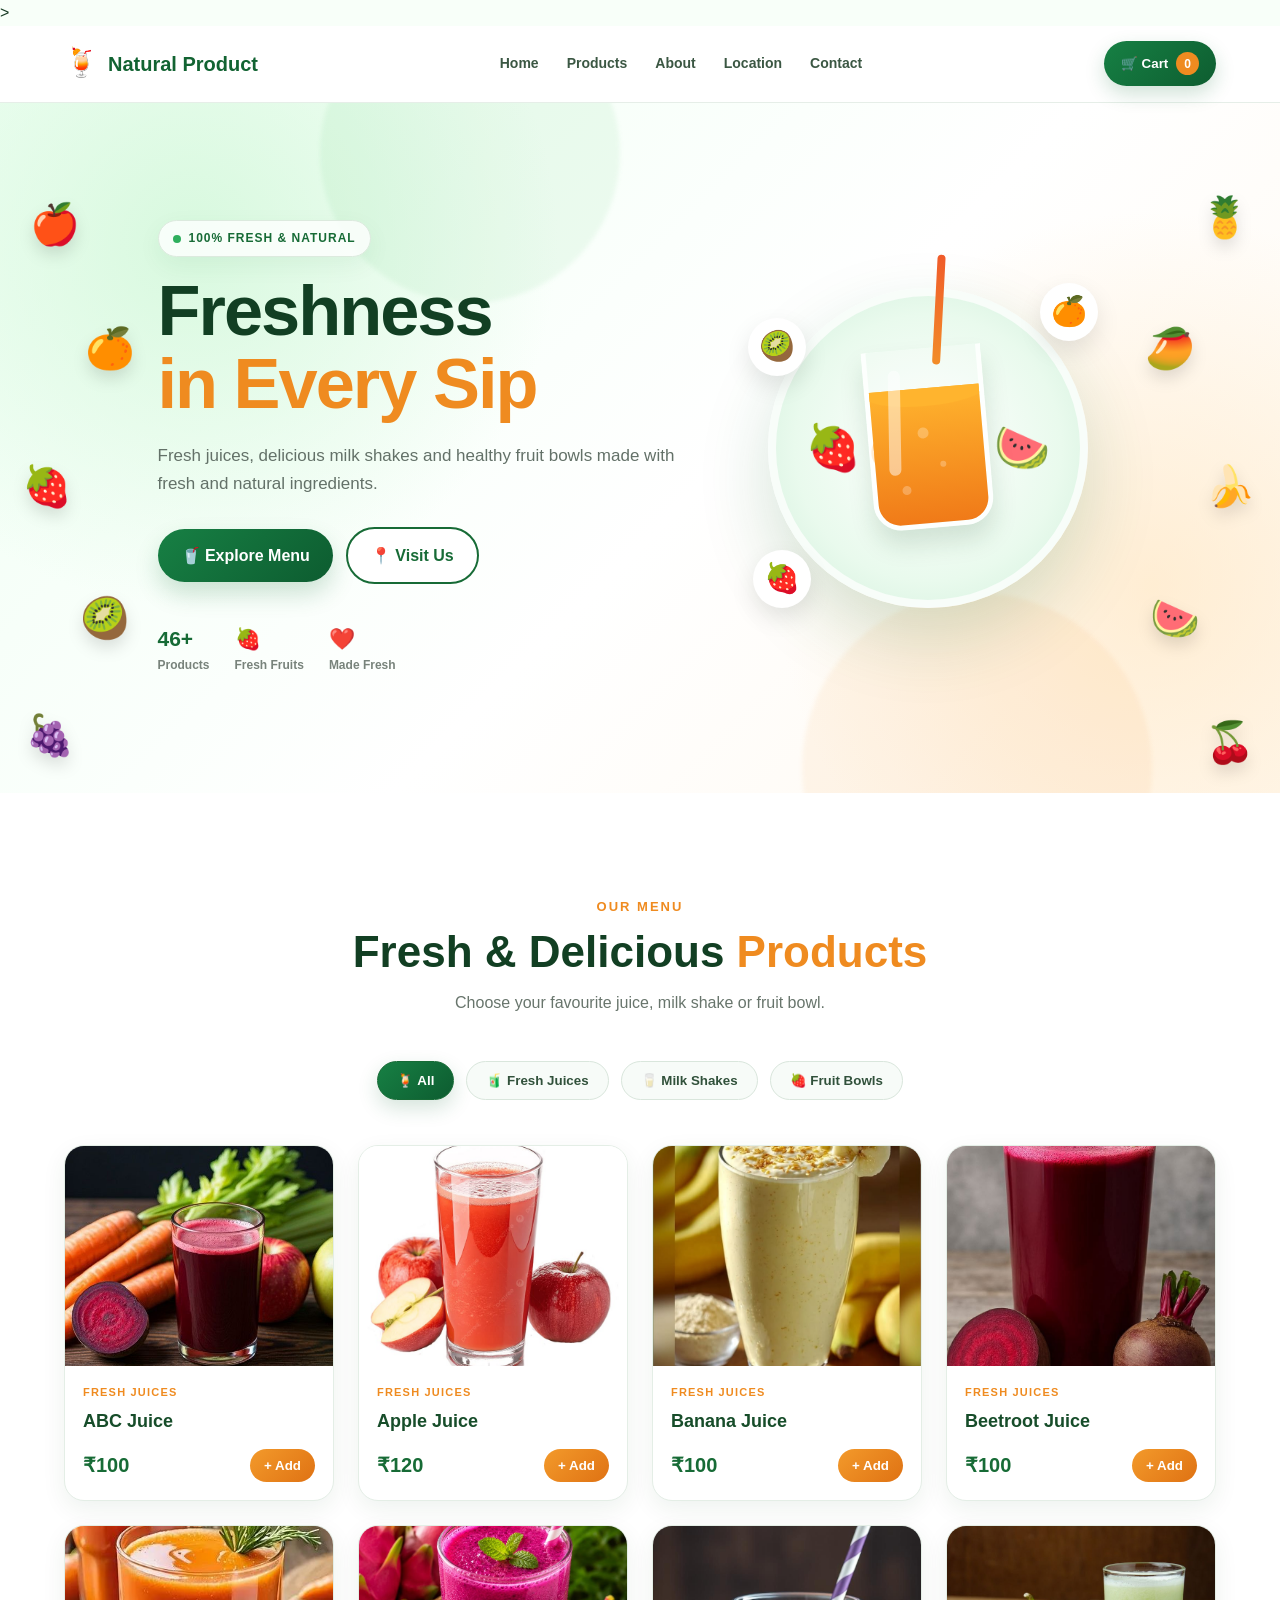
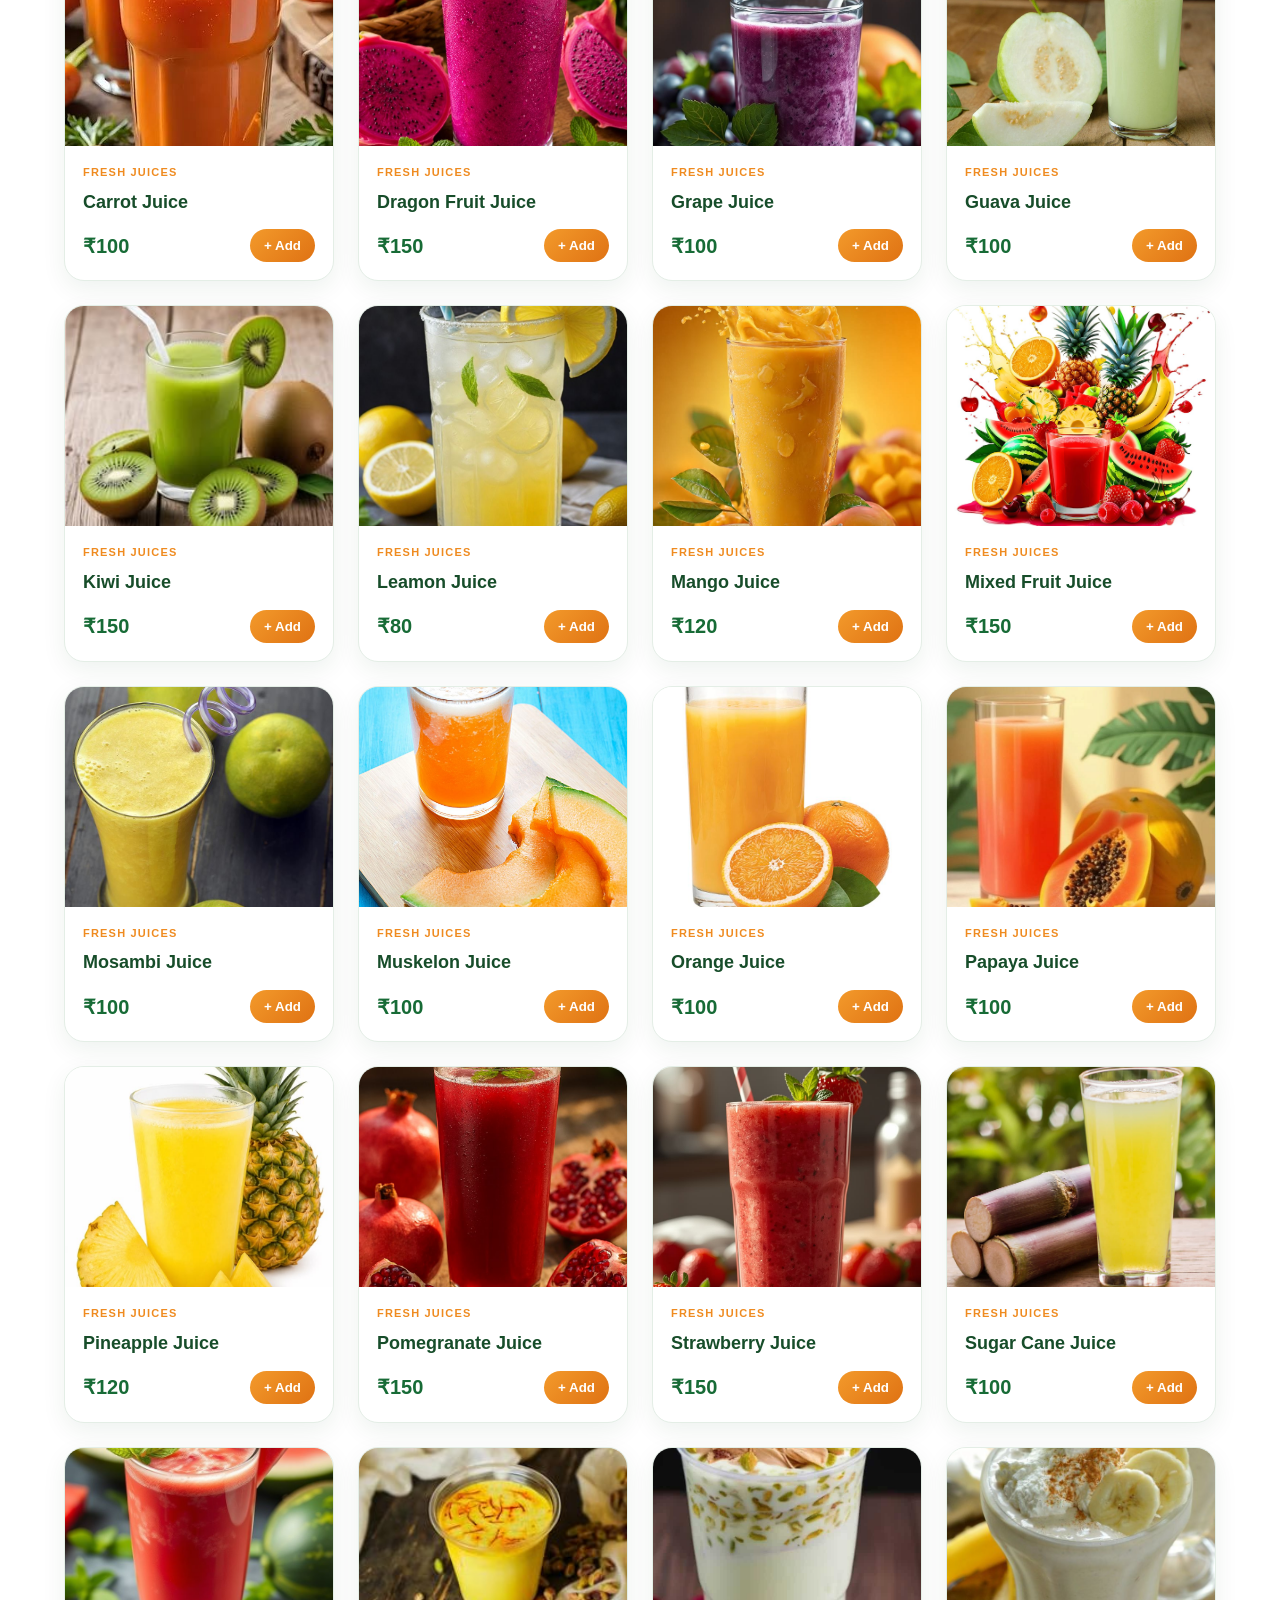
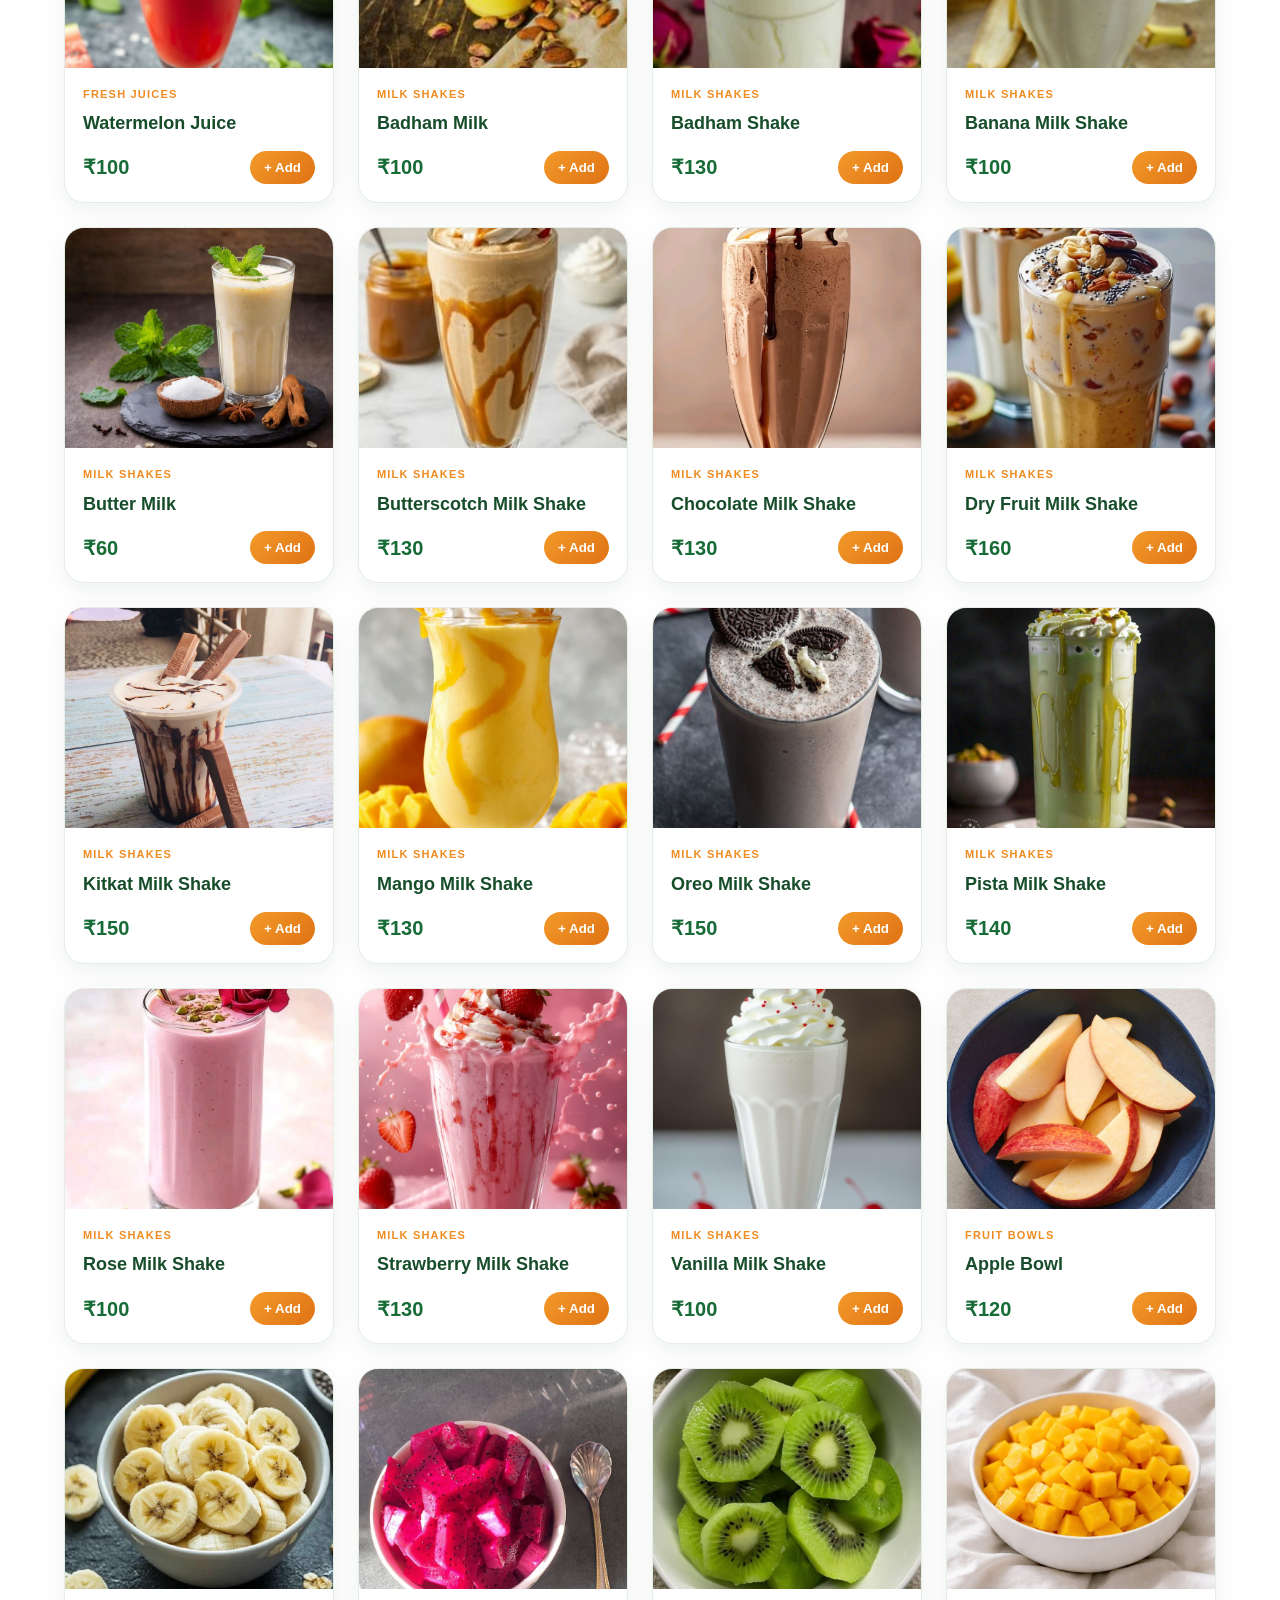
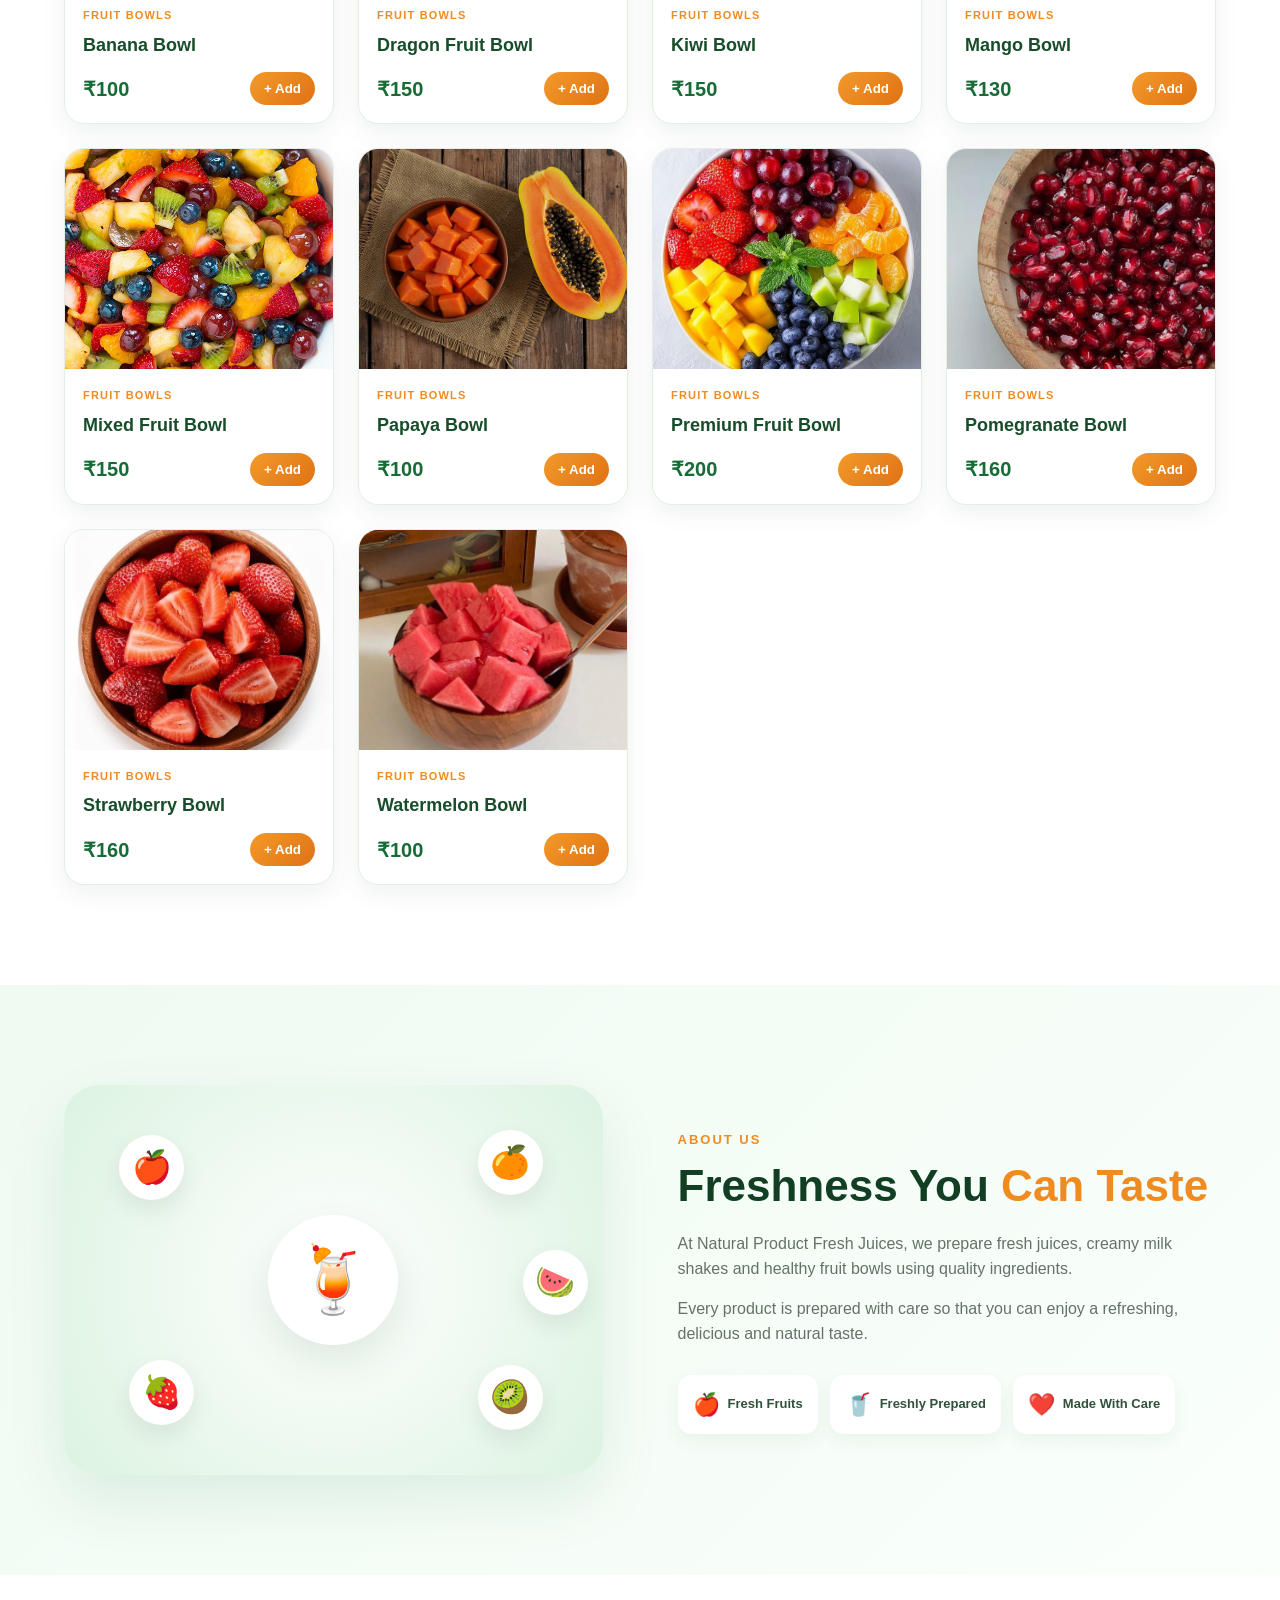
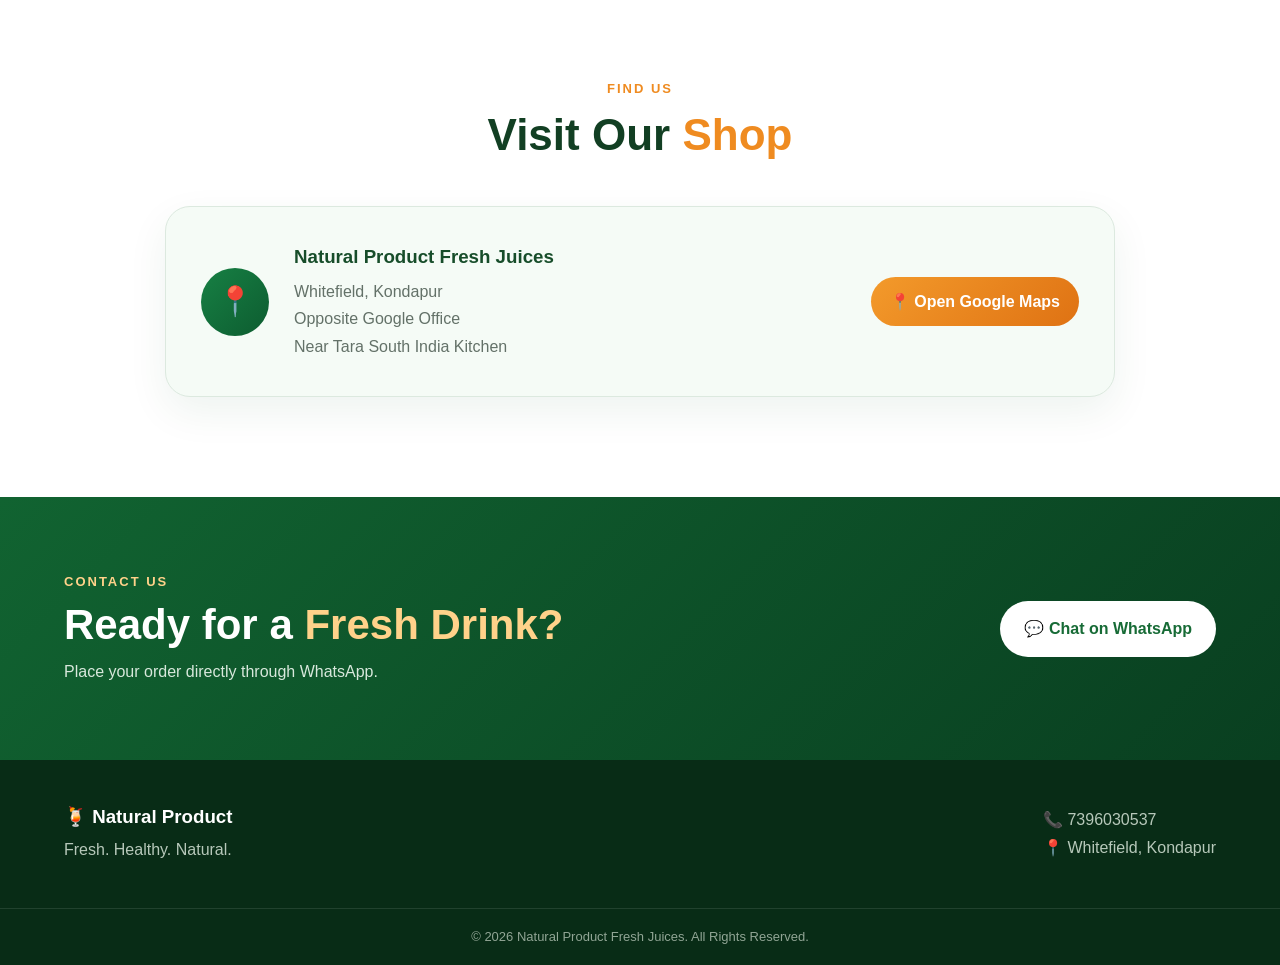
<file: index.html>
<!DOCTYPE html>
<html lang="en">

<head>

    <meta charset="UTF-8">

    <meta
        name="viewport"
        content="width=device-width, initial-scale=1.0"
            <meta name="google-site-verification" content="GI6Zt5yljFrk-9oTh58rVebmGiZXnHa2ekXNfbZrado" />
    >

    <meta
        name="description"
        content="Natural Product Fresh Juices - Fresh juices, milk shakes and healthy fruit bowls."
    >

    <title>Natural Product Fresh Juices</title>

    <link
        rel="stylesheet"
        href="style.css"
    >

</head>


<body>


<!-- =====================================================
     HEADER
===================================================== -->

<header class="header">

    <div class="container nav-container">

        <a
            href="#home"
            class="logo"
        >
            <span class="logo-icon">🍹</span>

            <span>
                Natural Product
            </span>
        </a>


        <nav class="navbar">

            <a href="#home">
                Home
            </a>

            <a href="#products">
                Products
            </a>

            <a href="#about">
                About
            </a>

            <a href="#location">
                Location
            </a>

            <a href="#contact">
                Contact
            </a>

        </nav>


        <button
            class="cart-button"
            onclick="openCart()"
        >

            🛒 Cart

            <span id="cartCount">
                0
            </span>

        </button>

    </div>

</header>



<!-- =====================================================
     HERO
===================================================== -->

<section
    class="hero"
    id="home"
>


    <!-- Decorative background circles -->

    <div class="hero-glow glow-one"></div>

    <div class="hero-glow glow-two"></div>


    <!-- LEFT ANIMATED FRUITS -->

    <div class="fruit-side fruit-left">

        <span class="moving-fruit fruit-a">
            🍎
        </span>

        <span class="moving-fruit fruit-b">
            🍊
        </span>

        <span class="moving-fruit fruit-c">
            🍓
        </span>

        <span class="moving-fruit fruit-d">
            🥝
        </span>

        <span class="moving-fruit fruit-i">
            🍇
        </span>

    </div>


    <!-- HERO TEXT -->

    <div class="hero-content">

        <div class="fresh-badge">

            <span class="badge-dot"></span>

            100% FRESH & NATURAL

        </div>


        <h1>

            Freshness

            <span>
                in Every Sip
            </span>

        </h1>


        <p class="hero-description">

            Fresh juices, delicious milk shakes
            and healthy fruit bowls made with
            fresh and natural ingredients.

        </p>


        <div class="hero-buttons">

            <a
                href="#products"
                class="primary-button"
            >
                🥤 Explore Menu
            </a>


            <a
                href="https://www.google.com/maps/search/?api=1&query=Whitefield%2C%20Kondapur%2C%20Opposite%20Google%20Office%2C%20Near%20Tara%20South%20India%20Kitchen"
                target="_blank"
                class="secondary-button"
            >
                📍 Visit Us
            </a>

        </div>


        <div class="hero-highlights">

            <div>

                <strong>
                    46+
                </strong>

                <span>
                    Products
                </span>

            </div>


            <div>

                <strong>
                    🍓
                </strong>

                <span>
                    Fresh Fruits
                </span>

            </div>


            <div>

                <strong>
                    ❤️
                </strong>

                <span>
                    Made Fresh
                </span>

            </div>

        </div>

    </div>



    <!-- CENTER FRUIT DESIGN -->

    <div class="hero-visual">

        <div class="fruit-orbit orbit-one">

            <span>🍊</span>

        </div>


        <div class="fruit-orbit orbit-two">

            <span>🍓</span>

        </div>


        <div class="fruit-orbit orbit-three">

            <span>🥝</span>

        </div>


        <div class="juice-glass">

            <div class="glass-shine"></div>

            <div class="juice-liquid">

                <span class="juice-bubble bubble-one"></span>

                <span class="juice-bubble bubble-two"></span>

                <span class="juice-bubble bubble-three"></span>

            </div>


            <div class="glass-straw"></div>

        </div>


        <div class="fruit-circle">

            <span>🍓</span>

            <span>🍊</span>

            <span>🥝</span>

            <span>🍉</span>

        </div>

    </div>



    <!-- RIGHT ANIMATED FRUITS -->

    <div class="fruit-side fruit-right">

        <span class="moving-fruit fruit-e">
            🍍
        </span>

        <span class="moving-fruit fruit-f">
            🥭
        </span>

        <span class="moving-fruit fruit-g">
            🍌
        </span>

        <span class="moving-fruit fruit-h">
            🍉
        </span>

        <span class="moving-fruit fruit-j">
            🍒
        </span>

    </div>

</section>



<!-- =====================================================
     PRODUCTS
===================================================== -->

<section
    class="products-section"
    id="products"
>

    <div class="container">


        <div class="section-heading">

            <div class="section-tag">
                OUR MENU
            </div>

            <h2>

                Fresh & Delicious

                <span>
                    Products
                </span>

            </h2>

            <p>

                Choose your favourite juice,
                milk shake or fruit bowl.

            </p>

        </div>



        <!-- CATEGORY BUTTONS -->

        <div class="category-buttons">

            <button
                class="category-btn active"
                onclick="filterProducts('All', this)"
            >
                🍹 All
            </button>


            <button
                class="category-btn"
                onclick="filterProducts('Fresh Juices', this)"
            >
                🧃 Fresh Juices
            </button>


            <button
                class="category-btn"
                onclick="filterProducts('Milk Shakes', this)"
            >
                🥛 Milk Shakes
            </button>


            <button
                class="category-btn"
                onclick="filterProducts('Fruit Bowls', this)"
            >
                🍓 Fruit Bowls
            </button>

        </div>



        <!-- PRODUCT GRID -->

        <div
            class="product-grid"
            id="productGrid"
        ></div>

    </div>

</section>



<!-- =====================================================
     ABOUT
===================================================== -->

<section
    class="about-section"
    id="about"
>

    <div class="container about-container">


        <div class="about-visual">

            <div class="about-fruit fruit-1">
                🍎
            </div>

            <div class="about-fruit fruit-2">
                🍊
            </div>

            <div class="about-fruit fruit-3">
                🍓
            </div>

            <div class="about-fruit fruit-4">
                🥝
            </div>

            <div class="about-fruit fruit-5">
                🍉
            </div>

            <div class="about-center">
                🍹
            </div>

        </div>



        <div class="about-content">

            <div class="section-tag">
                ABOUT US
            </div>


            <h2>

                Freshness You

                <span>
                    Can Taste
                </span>

            </h2>


            <p>

                At Natural Product Fresh Juices,
                we prepare fresh juices, creamy milk
                shakes and healthy fruit bowls using
                quality ingredients.

            </p>


            <p>

                Every product is prepared with care
                so that you can enjoy a refreshing,
                delicious and natural taste.

            </p>


            <div class="about-features">

                <div class="feature-box">

                    <span>
                        🍎
                    </span>

                    <strong>
                        Fresh Fruits
                    </strong>

                </div>


                <div class="feature-box">

                    <span>
                        🥤
                    </span>

                    <strong>
                        Freshly Prepared
                    </strong>

                </div>


                <div class="feature-box">

                    <span>
                        ❤️
                    </span>

                    <strong>
                        Made With Care
                    </strong>

                </div>

            </div>

        </div>

    </div>

</section>



<!-- =====================================================
     LOCATION
===================================================== -->

<section
    class="location-section"
    id="location"
>

    <div class="container">


        <div class="section-heading">

            <div class="section-tag">
                FIND US
            </div>

            <h2>

                Visit Our

                <span>
                    Shop
                </span>

            </h2>

        </div>



        <div class="location-card">


            <div class="location-icon">
                📍
            </div>


            <div class="location-details">

                <h3>
                    Natural Product Fresh Juices
                </h3>

                <p>
                    Whitefield, Kondapur
                </p>

                <p>
                    Opposite Google Office
                </p>

                <p>
                    Near Tara South India Kitchen
                </p>

            </div>


            <a
                href="https://www.google.com/maps/search/?api=1&query=Whitefield%2C%20Kondapur%2C%20Opposite%20Google%20Office%2C%20Near%20Tara%20South%20India%20Kitchen"
                target="_blank"
                class="map-button"
            >
                📍 Open Google Maps
            </a>

        </div>

    </div>

</section>



<!-- =====================================================
     CONTACT
===================================================== -->

<section
    class="contact-section"
    id="contact"
>

    <div class="container contact-container">


        <div>

            <div class="contact-tag">
                CONTACT US
            </div>


            <h2>

                Ready for a

                <span>
                    Fresh Drink?
                </span>

            </h2>


            <p>
                Place your order directly through WhatsApp.
            </p>

        </div>


        <a
            href="https://wa.me/917396030537"
            target="_blank"
            class="whatsapp-button"
        >
            💬 Chat on WhatsApp
        </a>

    </div>

</section>



<!-- =====================================================
     FOOTER
===================================================== -->

<footer class="footer">

    <div class="container footer-container">


        <div class="footer-brand">

            <h3>
                🍹 Natural Product
            </h3>

            <p>
                Fresh. Healthy. Natural.
            </p>

        </div>


        <div class="footer-contact">

            <p>
                📞 7396030537
            </p>

            <p>
                📍 Whitefield, Kondapur
            </p>

        </div>

    </div>


    <div class="copyright">

        © 2026 Natural Product Fresh Juices.
        All Rights Reserved.

    </div>

</footer>



<!-- =====================================================
     CART MODAL
===================================================== -->

<div
    class="cart-modal"
    id="cartModal"
>


    <div class="cart-overlay"></div>


    <div class="cart-box">


        <div class="cart-header">

            <div>

                <span class="cart-small-title">
                    YOUR ORDER
                </span>

                <h2>
                    🛒 Shopping Cart
                </h2>

            </div>


            <button
                class="close-cart"
                onclick="closeCart()"
            >
                ✕
            </button>

        </div>



        <div
            class="cart-items"
            id="cartItems"
        ></div>



        <div class="cart-footer">


            <div class="cart-total">

                <span>
                    Total
                </span>

                <strong id="cartTotal">
                    ₹0
                </strong>

            </div>


            <button
                class="whatsapp-order-button"
                onclick="orderOnWhatsApp()"
            >
                💬 Order on WhatsApp
            </button>

        </div>

    </div>

</div>



<!-- =====================================================
     TOAST
===================================================== -->

<div
    class="toast"
    id="toast"
>
    Product added to cart
</div>



<script src="script.js"></script>

</body>

</html>
</file>
<file: style.css>
* {
    margin: 0;
    padding: 0;
    box-sizing: border-box;
}


html {
    scroll-behavior: smooth;
}


body {
    font-family:
        Arial,
        Helvetica,
        sans-serif;

    background: #f8fff9;

    color: #183b25;

    line-height: 1.6;

    overflow-x: hidden;
}


a {
    text-decoration: none;

    color: inherit;
}


button {
    font-family: inherit;

    cursor: pointer;
}


img {
    max-width: 100%;

    display: block;
}


/* ================= COMMON ================= */

.container {
    width: 90%;

    max-width: 1200px;

    margin: auto;
}


.section-tag {
    display: inline-block;

    color: #ef8b20;

    font-size: 13px;

    font-weight: 900;

    letter-spacing: 2px;

    margin-bottom: 10px;
}


.section-heading {
    text-align: center;

    margin-bottom: 45px;
}


.section-heading h2 {
    color: #123f23;

    font-size: 44px;

    line-height: 1.15;

    margin-bottom: 12px;
}


.section-heading h2 span {
    color: #ef8b20;
}


.section-heading p {
    color: #68756c;

    font-size: 16px;
}


/* =====================================================
   HEADER
===================================================== */

.header {
    position: sticky;

    top: 0;

    z-index: 1000;

    background:
        rgba(255, 255, 255, 0.95);

    backdrop-filter: blur(15px);

    border-bottom:
        1px solid #e6eee8;
}


.nav-container {
    min-height: 76px;

    display: flex;

    align-items: center;

    justify-content: space-between;

    gap: 25px;
}


.logo {
    display: flex;

    align-items: center;

    gap: 9px;

    color: #126332;

    font-size: 20px;

    font-weight: 900;

    white-space: nowrap;
}


.logo-icon {
    font-size: 28px;
}


.navbar {
    display: flex;

    align-items: center;

    gap: 28px;
}


.navbar a {
    color: #3b5743;

    font-size: 14px;

    font-weight: 700;

    position: relative;

    transition: 0.3s;
}


.navbar a::after {
    content: "";

    position: absolute;

    left: 0;

    bottom: -7px;

    width: 0;

    height: 2px;

    background: #ef8b20;

    transition: 0.3s;
}


.navbar a:hover {
    color: #126332;
}


.navbar a:hover::after {
    width: 100%;
}


.cart-button {
    border: none;

    background:
        linear-gradient(
            135deg,
            #168044,
            #0e5d30
        );

    color: white;

    padding: 11px 17px;

    border-radius: 30px;

    font-weight: 800;

    box-shadow:
        0 8px 20px
        rgba(20, 110, 55, 0.2);

    transition: 0.3s;
}


.cart-button:hover {
    transform: translateY(-2px);

    box-shadow:
        0 12px 25px
        rgba(20, 110, 55, 0.3);
}


#cartCount {
    display: inline-flex;

    align-items: center;

    justify-content: center;

    width: 23px;

    height: 23px;

    margin-left: 4px;

    border-radius: 50%;

    background: #ef8b20;

    font-size: 12px;
}


/* =====================================================
   HERO
===================================================== */

.hero {
    min-height: 690px;

    position: relative;

    overflow: hidden;

    display: flex;

    align-items: center;

    justify-content: center;

    gap: 55px;

    padding:
        80px 7%;

    background:
        radial-gradient(
            circle at 15% 20%,
            rgba(213, 248, 220, 0.9),
            transparent 30%
        ),
        radial-gradient(
            circle at 90% 70%,
            rgba(255, 224, 178, 0.5),
            transparent 30%
        ),
        linear-gradient(
            135deg,
            #effff3,
            #ffffff 55%,
            #fff8ee
        );
}


/* Background glow */

.hero-glow {
    position: absolute;

    border-radius: 50%;

    filter: blur(2px);

    pointer-events: none;
}


.glow-one {
    width: 300px;

    height: 300px;

    background:
        rgba(68, 183, 95, 0.08);

    top: -100px;

    left: 25%;
}


.glow-two {
    width: 350px;

    height: 350px;

    background:
        rgba(239, 139, 32, 0.07);

    right: 10%;

    bottom: -150px;
}


/* =====================================================
   HERO CONTENT
===================================================== */

.hero-content {
    position: relative;

    z-index: 10;

    max-width: 570px;
}


.fresh-badge {
    display: inline-flex;

    align-items: center;

    gap: 8px;

    padding:
        8px 14px;

    border-radius: 30px;

    background:
        rgba(255, 255, 255, 0.8);

    border:
        1px solid #dceade;

    color: #176b36;

    font-size: 12px;

    font-weight: 900;

    letter-spacing: 1px;

    margin-bottom: 18px;

    box-shadow:
        0 8px 25px
        rgba(23, 107, 54, 0.06);
}


.badge-dot {
    width: 8px;

    height: 8px;

    border-radius: 50%;

    background: #2eaf5d;

    animation:
        pulseDot 1.5s infinite;
}


@keyframes pulseDot {

    0% {
        box-shadow:
            0 0 0 0
            rgba(46, 175, 93, 0.5);
    }

    70% {
        box-shadow:
            0 0 0 8px
            rgba(46, 175, 93, 0);
    }

    100% {
        box-shadow:
            0 0 0 0
            rgba(46, 175, 93, 0);
    }
}


.hero-content h1 {
    color: #123f23;

    font-size:
        clamp(45px, 5.5vw, 76px);

    line-height: 1.03;

    letter-spacing: -2px;

    margin-bottom: 22px;
}


.hero-content h1 span {
    display: block;

    color: #ef8b20;
}


.hero-description {
    color: #637168;

    font-size: 17px;

    max-width: 520px;

    margin-bottom: 30px;
}


.hero-buttons {
    display: flex;

    align-items: center;

    gap: 13px;

    flex-wrap: wrap;
}


.primary-button,
.secondary-button {
    display: inline-flex;

    align-items: center;

    justify-content: center;

    padding:
        14px 23px;

    border-radius: 30px;

    font-weight: 900;

    transition: 0.3s;
}


.primary-button {
    color: white;

    background:
        linear-gradient(
            135deg,
            #178044,
            #0d5c30
        );

    box-shadow:
        0 12px 25px
        rgba(20, 110, 55, 0.2);
}


.primary-button:hover {
    transform: translateY(-4px);

    box-shadow:
        0 18px 30px
        rgba(20, 110, 55, 0.28);
}


.secondary-button {
    color: #176b36;

    background: white;

    border:
        2px solid #176b36;
}


.secondary-button:hover {
    color: white;

    background: #176b36;

    transform: translateY(-4px);
}


/* Hero stats */

.hero-highlights {
    display: flex;

    align-items: center;

    gap: 25px;

    margin-top: 38px;
}


.hero-highlights div {
    display: flex;

    flex-direction: column;
}


.hero-highlights strong {
    color: #176b36;

    font-size: 21px;
}


.hero-highlights span {
    color: #78837b;

    font-size: 12px;

    font-weight: 700;
}


/* =====================================================
   HERO VISUAL
===================================================== */

.hero-visual {
    width: 390px;

    height: 390px;

    position: relative;

    z-index: 8;

    display: flex;

    align-items: center;

    justify-content: center;
}


/* Main circle */

.fruit-circle {
    position: absolute;

    width: 320px;

    height: 320px;

    border-radius: 50%;

    display: flex;

    align-items: center;

    justify-content: center;

    gap: 7px;

    font-size: 45px;

    background:
        radial-gradient(
            circle,
            #ffffff 0%,
            #e9faed 62%,
            #cfeeda 100%
        );

    border:
        8px solid
        rgba(255, 255, 255, 0.75);

    box-shadow:
        0 30px 70px
        rgba(28, 111, 55, 0.18);

    animation:
        centerFloat 4s ease-in-out infinite;
}


.fruit-circle span {
    display: inline-block;

    animation:
        fruitBounce 2.5s ease-in-out infinite;
}


.fruit-circle span:nth-child(2) {
    animation-delay: 0.3s;
}


.fruit-circle span:nth-child(3) {
    animation-delay: 0.6s;
}


.fruit-circle span:nth-child(4) {
    animation-delay: 0.9s;
}


@keyframes centerFloat {

    0%,
    100% {
        transform:
            translateY(0)
            rotate(0deg);
    }

    50% {
        transform:
            translateY(-12px)
            rotate(1deg);
    }
}


@keyframes fruitBounce {

    0%,
    100% {
        transform:
            translateY(0);
    }

    50% {
        transform:
            translateY(-12px);
    }
}


/* =====================================================
   JUICE GLASS
===================================================== */

.juice-glass {
    position: absolute;

    z-index: 12;

    width: 120px;

    height: 180px;

    top: 95px;

    left: 135px;

    border:
        5px solid
        rgba(255, 255, 255, 0.8);

    border-top: none;

    border-radius:
        0 0 28px 28px;

    background:
        rgba(255, 255, 255, 0.2);

    transform:
        rotate(-5deg);

    box-shadow:
        0 15px 25px
        rgba(20, 80, 35, 0.15);

    overflow: visible;
}


.juice-liquid {
    position: absolute;

    left: 0;

    right: 0;

    bottom: 0;

    height: 135px;

    border-radius:
        0 0 22px 22px;

    background:
        linear-gradient(
            180deg,
            #ffb42e,
            #f07a18
        );

    overflow: hidden;
}


.juice-liquid::before {
    content: "";

    position: absolute;

    left: -5%;

    top: -12px;

    width: 110%;

    height: 30px;

    border-radius: 50%;

    background: #ffb42e;
}


.glass-shine {
    position: absolute;

    z-index: 5;

    top: 20px;

    left: 17px;

    width: 12px;

    height: 105px;

    border-radius: 20px;

    background:
        rgba(255, 255, 255, 0.5);

    transform:
        rotate(4deg);
}


.glass-straw {
    position: absolute;

    width: 8px;

    height: 110px;

    background:
        linear-gradient(
            #f05b2a,
            #f28c28
        );

    top: -92px;

    left: 73px;

    border-radius: 10px;

    transform:
        rotate(8deg);

    z-index: 10;
}


.juice-bubble {
    position: absolute;

    border-radius: 50%;

    background:
        rgba(255, 255, 255, 0.25);

    animation:
        bubbleMove 3s infinite ease-in-out;
}


.bubble-one {
    width: 9px;

    height: 9px;

    left: 25px;

    bottom: 30px;
}


.bubble-two {
    width: 6px;

    height: 6px;

    left: 65px;

    bottom: 55px;

    animation-delay: 0.7s;
}


.bubble-three {
    width: 11px;

    height: 11px;

    left: 45px;

    bottom: 85px;

    animation-delay: 1.2s;
}


@keyframes bubbleMove {

    0% {
        transform:
            translateY(0);

        opacity: 0.3;
    }

    50% {
        transform:
            translateY(-25px);

        opacity: 0.8;
    }

    100% {
        transform:
            translateY(-45px);

        opacity: 0;
    }
}


/* =====================================================
   ORBIT FRUITS
===================================================== */

.fruit-orbit {
    position: absolute;

    z-index: 14;

    width: 58px;

    height: 58px;

    display: flex;

    align-items: center;

    justify-content: center;

    border-radius: 50%;

    background: white;

    box-shadow:
        0 10px 25px
        rgba(0, 0, 0, 0.1);

    font-size: 29px;
}


.orbit-one {
    top: 30px;

    right: 25px;

    animation:
        orbitFloat 3s ease-in-out infinite;
}


.orbit-two {
    bottom: 35px;

    left: 20px;

    animation:
        orbitFloat 3.7s ease-in-out infinite 0.5s;
}


.orbit-three {
    top: 65px;

    left: 15px;

    animation:
        orbitFloat 4s ease-in-out infinite 1s;
}


@keyframes orbitFloat {

    0%,
    100% {
        transform:
            translateY(0)
            rotate(0deg);
    }

    50% {
        transform:
            translateY(-15px)
            rotate(10deg);
    }
}


/* =====================================================
   SIDE FRUITS
===================================================== */

.fruit-side {
    position: absolute;

    top: 0;

    bottom: 0;

    width: 155px;

    z-index: 3;

    pointer-events: none;
}


.fruit-left {
    left: 0;
}


.fruit-right {
    right: 0;
}


.moving-fruit {
    position: absolute;

    display: block;

    font-size: 40px;

    filter:
        drop-shadow(
            0 8px 8px
            rgba(0, 0, 0, 0.12)
        );
}


/* Left fruits */

.fruit-a {
    top: 13%;

    left: 30px;

    animation:
        leftFruitMove 4s infinite ease-in-out;
}


.fruit-b {
    top: 31%;

    left: 85px;

    animation:
        leftFruitMove 5s infinite ease-in-out 1s;
}


.fruit-c {
    top: 51%;

    left: 22px;

    animation:
        leftFruitMove 4.5s infinite ease-in-out 0.5s;
}


.fruit-d {
    top: 70%;

    left: 80px;

    animation:
        leftFruitMove 5.5s infinite ease-in-out 1.2s;
}


.fruit-i {
    top: 87%;

    left: 25px;

    animation:
        leftFruitMove 4.2s infinite ease-in-out 1.5s;
}


/* Right fruits */

.fruit-e {
    top: 12%;

    right: 30px;

    animation:
        rightFruitMove 4.5s infinite ease-in-out;
}


.fruit-f {
    top: 31%;

    right: 85px;

    animation:
        rightFruitMove 5s infinite ease-in-out 1s;
}


.fruit-g {
    top: 51%;

    right: 25px;

    animation:
        rightFruitMove 4s infinite ease-in-out 0.5s;
}


.fruit-h {
    top: 70%;

    right: 80px;

    animation:
        rightFruitMove 5.5s infinite ease-in-out 1.5s;
}


.fruit-j {
    top: 88%;

    right: 25px;

    animation:
        rightFruitMove 4.5s infinite ease-in-out 1s;
}


@keyframes leftFruitMove {

    0% {
        transform:
            translate(0, 0)
            rotate(0deg)
            scale(0.9);

        opacity: 0.35;
    }

    50% {
        transform:
            translate(38px, -15px)
            rotate(18deg)
            scale(1);

        opacity: 1;
    }

    100% {
        transform:
            translate(0, 0)
            rotate(0deg)
            scale(0.9);

        opacity: 0.35;
    }
}


@keyframes rightFruitMove {

    0% {
        transform:
            translate(0, 0)
            rotate(0deg)
            scale(0.9);

        opacity: 0.35;
    }

    50% {
        transform:
            translate(-38px, 15px)
            rotate(-18deg)
            scale(1);

        opacity: 1;
    }

    100% {
        transform:
            translate(0, 0)
            rotate(0deg)
            scale(0.9);

        opacity: 0.35;
    }
}


/* =====================================================
   PRODUCTS
===================================================== */

.products-section {
    padding:
        100px 0;

    background: white;
}


.category-buttons {
    display: flex;

    justify-content: center;

    flex-wrap: wrap;

    gap: 12px;

    margin-bottom: 45px;
}


.category-btn {
    border:
        1px solid #d9e6dc;

    background: #f7fbf8;

    color: #31513b;

    padding:
        11px 19px;

    border-radius: 30px;

    font-weight: 800;

    transition: 0.3s;
}


.category-btn:hover {
    color: #176b36;

    border-color: #176b36;

    transform: translateY(-2px);
}


.category-btn.active {
    color: white;

    border-color: #176b36;

    background:
        linear-gradient(
            135deg,
            #178044,
            #0d5c30
        );

    box-shadow:
        0 8px 20px
        rgba(23, 107, 54, 0.18);
}


/* =====================================================
   PRODUCT GRID
===================================================== */

.product-grid {
    display: grid;

    grid-template-columns:
        repeat(4, 1fr);

    gap: 24px;
}


.product-card {
    overflow: hidden;

    border-radius: 20px;

    background: white;

    border:
        1px solid #e4eee6;

    box-shadow:
        0 8px 25px
        rgba(20, 70, 35, 0.07);

    transition:
        transform 0.35s,
        box-shadow 0.35s;
}


.product-card:hover {
    transform:
        translateY(-8px);

    box-shadow:
        0 18px 40px
        rgba(20, 70, 35, 0.14);
}


.product-image {
    width: 100%;

    height: 220px;

    object-fit: cover;

    background: #edf7ef;

    transition:
        transform 0.4s;
}


.product-card:hover
.product-image {
    transform:
        scale(1.04);
}


.product-content {
    padding: 18px;
}


.product-category {
    color: #ef8b20;

    font-size: 11px;

    font-weight: 900;

    text-transform: uppercase;

    letter-spacing: 1.2px;
}


.product-content h3 {
    color: #174d2a;

    font-size: 18px;

    margin:
        6px 0 13px;
}


.product-bottom {
    display: flex;

    align-items: center;

    justify-content: space-between;

    gap: 8px;
}


.product-price {
    color: #176b36;

    font-size: 20px;

    font-weight: 900;
}


.add-cart-btn {
    border: none;

    background:
        linear-gradient(
            135deg,
            #f39a2b,
            #df7213
        );

    color: white;

    padding:
        9px 14px;

    border-radius: 22px;

    font-weight: 900;

    transition: 0.3s;
}


.add-cart-btn:hover {
    transform:
        translateY(-2px)
        scale(1.03);

    box-shadow:
        0 7px 18px
        rgba(239, 139, 32, 0.25);
}


/* =====================================================
   ABOUT
===================================================== */

.about-section {
    padding:
        100px 0;

    background:
        linear-gradient(
            135deg,
            #effaf2,
            #fafffb
        );
}


.about-container {
    display: grid;

    grid-template-columns:
        1fr 1fr;

    gap: 75px;

    align-items: center;
}


.about-visual {
    position: relative;

    height: 390px;

    border-radius: 35px;

    background:
        radial-gradient(
            circle,
            #ffffff,
            #dcf3e1
        );

    box-shadow:
        0 25px 60px
        rgba(23, 107, 54, 0.1);
}


.about-center {
    position: absolute;

    top: 50%;

    left: 50%;

    transform:
        translate(-50%, -50%);

    width: 130px;

    height: 130px;

    display: flex;

    align-items: center;

    justify-content: center;

    border-radius: 50%;

    background: white;

    font-size: 65px;

    box-shadow:
        0 15px 40px
        rgba(20, 70, 35, 0.12);

    animation:
        centerFloat 4s infinite ease-in-out;
}


.about-fruit {
    position: absolute;

    width: 65px;

    height: 65px;

    display: flex;

    align-items: center;

    justify-content: center;

    border-radius: 50%;

    background: white;

    font-size: 32px;

    box-shadow:
        0 10px 25px
        rgba(0, 0, 0, 0.08);
}


.fruit-1 {
    top: 50px;

    left: 55px;

    animation:
        orbitFloat 3s infinite;
}


.fruit-2 {
    top: 45px;

    right: 60px;

    animation:
        orbitFloat 3.5s infinite 0.4s;
}


.fruit-3 {
    bottom: 50px;

    left: 65px;

    animation:
        orbitFloat 4s infinite 0.8s;
}


.fruit-4 {
    bottom: 45px;

    right: 60px;

    animation:
        orbitFloat 3.7s infinite 1s;
}


.fruit-5 {
    top: 165px;

    right: 15px;

    animation:
        orbitFloat 4.3s infinite 1.2s;
}


.about-content h2 {
    color: #123f23;

    font-size: 44px;

    line-height: 1.12;

    margin-bottom: 20px;
}


.about-content h2 span {
    color: #ef8b20;
}


.about-content p {
    color: #657269;

    margin-bottom: 14px;
}


.about-features {
    display: flex;

    flex-wrap: wrap;

    gap: 12px;

    margin-top: 28px;
}


.feature-box {
    display: flex;

    align-items: center;

    gap: 8px;

    padding:
        12px 15px;

    background: white;

    border-radius: 14px;

    box-shadow:
        0 7px 18px
        rgba(20, 70, 35, 0.06);
}


.feature-box span {
    font-size: 22px;
}


.feature-box strong {
    color: #31513b;

    font-size: 13px;
}


/* =====================================================
   LOCATION
===================================================== */

.location-section {
    padding:
        100px 0;

    background: white;
}


.location-card {
    max-width: 950px;

    margin: auto;

    display: flex;

    align-items: center;

    gap: 25px;

    padding: 35px;

    flex-wrap: wrap;

    border-radius: 25px;

    background:
        #f5fbf6;

    border:
        1px solid #dce9df;

    box-shadow:
        0 15px 40px
        rgba(20, 80, 40, 0.07);
}


.location-icon {
    width: 68px;

    height: 68px;

    display: flex;

    align-items: center;

    justify-content: center;

    border-radius: 50%;

    background:
        linear-gradient(
            135deg,
            #178044,
            #0d5c30
        );

    color: white;

    font-size: 29px;

    flex-shrink: 0;
}


.location-details {
    flex: 1;
}


.location-details h3 {
    color: #174d2a;

    margin-bottom: 7px;
}


.location-details p {
    color: #637168;

    margin: 2px 0;
}


.map-button {
    padding:
        12px 19px;

    border-radius: 25px;

    color: white;

    background:
        linear-gradient(
            135deg,
            #f39a2b,
            #df7213
        );

    font-weight: 900;

    transition: 0.3s;
}


.map-button:hover {
    transform:
        translateY(-3px);
}


/* =====================================================
   CONTACT
===================================================== */

.contact-section {
    padding:
        75px 0;

    color: white;

    background:
        linear-gradient(
            135deg,
            #116331,
            #093f20
        );
}


.contact-container {
    display: flex;

    align-items: center;

    justify-content: space-between;

    gap: 30px;
}


.contact-tag {
    color: #ffd28a;

    font-size: 13px;

    font-weight: 900;

    letter-spacing: 2px;

    margin-bottom: 8px;
}


.contact-section h2 {
    font-size: 42px;

    line-height: 1.15;

    margin-bottom: 10px;
}


.contact-section h2 span {
    color: #ffd28a;
}


.contact-section p {
    color: #d8e8dc;
}


.whatsapp-button {
    padding:
        15px 24px;

    display: inline-flex;

    align-items: center;

    justify-content: center;

    border-radius: 30px;

    background: white;

    color: #176b36;

    font-weight: 900;

    transition: 0.3s;
}


.whatsapp-button:hover {
    transform:
        translateY(-4px);

    color: #df7213;
}


/* =====================================================
   FOOTER
===================================================== */

.footer {
    color: white;

    background: #082c16;
}


.footer-container {
    padding:
        42px 0;

    display: flex;

    align-items: center;

    justify-content: space-between;

    gap: 30px;
}


.footer-brand h3 {
    margin-bottom: 5px;
}


.footer p {
    color: #b7c8ba;

    margin: 3px 0;
}


.copyright {
    padding:
        18px;

    text-align: center;

    border-top:
        1px solid
        rgba(255, 255, 255, 0.1);

    color: #91a595;

    font-size: 13px;
}


/* =====================================================
   CART
===================================================== */

.cart-modal {
    position: fixed;

    inset: 0;

    z-index: 3000;

    display: none;
}


.cart-modal.active {
    display: block;
}


.cart-overlay {
    position: absolute;

    inset: 0;

    background:
        rgba(0, 0, 0, 0.52);
}


.cart-box {
    position: absolute;

    top: 0;

    right: 0;

    width:
        min(460px, 100%);

    height: 100%;

    display: flex;

    flex-direction: column;

    background: white;

    box-shadow:
        -15px 0 50px
        rgba(0, 0, 0, 0.2);

    animation:
        cartSlide 0.3s ease;
}


@keyframes cartSlide {

    from {
        transform:
            translateX(100%);
    }

    to {
        transform:
            translateX(0);
    }
}


.cart-header {
    display: flex;

    align-items: center;

    justify-content: space-between;

    padding:
        20px;

    border-bottom:
        1px solid #e7eee8;
}


.cart-small-title {
    color: #ef8b20;

    font-size: 11px;

    font-weight: 900;

    letter-spacing: 1.5px;
}


.cart-header h2 {
    color: #174d2a;

    font-size: 23px;
}


.close-cart {
    width: 38px;

    height: 38px;

    border: none;

    border-radius: 50%;

    background: #f0f5f1;

    color: #31513b;

    font-size: 16px;
}


.cart-items {
    flex: 1;

    overflow-y: auto;

    padding:
        20px;
}


.empty-cart {
    text-align: center;

    color: #78857c;

    padding:
        70px 20px;
}


.empty-cart h3 {
    color: #174d2a;

    margin-bottom: 5px;
}


.cart-item {
    display: grid;

    grid-template-columns:
        75px 1fr;

    gap: 14px;

    padding:
        15px 0;

    border-bottom:
        1px solid #edf1ed;
}


.cart-item-image {
    width: 75px;

    height: 75px;

    border-radius: 13px;

    object-fit: cover;
}


.cart-item-info h4 {
    color: #174d2a;

    margin-bottom: 4px;
}


.cart-item-price {
    color: #ef8b20;

    font-weight: 900;
}


.quantity-controls {
    display: flex;

    align-items: center;

    gap: 8px;

    margin-top: 8px;
}


.quantity-controls button {
    width: 28px;

    height: 28px;

    border: none;

    border-radius: 50%;

    color: white;

    background: #176b36;

    font-weight: 900;
}


.quantity-controls span {
    min-width: 22px;

    text-align: center;

    font-weight: 900;
}


.cart-footer {
    padding:
        20px;

    border-top:
        1px solid #e7eee8;
}


.cart-total {
    display: flex;

    align-items: center;

    justify-content: space-between;

    color: #174d2a;

    font-size: 20px;

    margin-bottom: 15px;
}


.whatsapp-order-button {
    width: 100%;

    padding:
        14px;

    border: none;

    border-radius: 30px;

    color: white;

    background:
        linear-gradient(
            135deg,
            #168044,
            #0d5c30
        );

    font-size: 16px;

    font-weight: 900;

    transition: 0.3s;
}


.whatsapp-order-button:hover {
    transform:
        translateY(-2px);

    box-shadow:
        0 10px 25px
        rgba(23, 107, 54, 0.25);
}


/* =====================================================
   TOAST
===================================================== */

.toast {
    position: fixed;

    left: 50%;

    bottom: 30px;

    z-index: 5000;

    padding:
        13px 20px;

    border-radius: 30px;

    color: white;

    background: #174d2a;

    font-weight: 800;

    transform:
        translate(-50%, 100px);

    opacity: 0;

    pointer-events: none;

    transition: 0.3s;
}


.toast.show {
    transform:
        translate(-50%, 0);

    opacity: 1;
}


/* =====================================================
   TABLET
===================================================== */

@media (max-width: 1100px) {

    .navbar {
        gap: 16px;
    }


    .hero {
        padding-left: 5%;

        padding-right: 5%;

        gap: 25px;
    }


    .hero-visual {
        transform:
            scale(0.9);
    }


    .product-grid {
        grid-template-columns:
            repeat(3, 1fr);
    }

}


/* =====================================================
   MOBILE
===================================================== */

@media (max-width: 850px) {

    .nav-container {
        min-height: 66px;
    }


    .navbar {
        display: none;
    }


    .logo {
        font-size: 17px;
    }


    .logo-icon {
        font-size: 24px;
    }


    .cart-button {
        padding:
            9px 13px;
    }


    .hero {
        min-height: 780px;

        flex-direction: column;

        text-align: center;

        padding:
            65px 20px;

        gap: 10px;
    }


    .hero-content {
        order: 1;

        max-width: 620px;
    }


    .hero-visual {
        order: 2;

        width: 330px;

        height: 330px;

        transform:
            scale(0.8);
    }


    .hero-buttons {
        justify-content: center;
    }


    .hero-highlights {
        justify-content: center;
    }


    .fruit-side {
        width: 65px;
    }


    .moving-fruit {
        font-size: 25px;
    }


    .fruit-left .fruit-a {
        left: 5px;
    }


    .fruit-left .fruit-b {
        left: 30px;
    }


    .fruit-left .fruit-c {
        left: 3px;
    }


    .fruit-left .fruit-d {
        left: 30px;
    }


    .fruit-right .fruit-e {
        right: 5px;
    }


    .fruit-right .fruit-f {
        right: 30px;
    }


    .fruit-right .fruit-g {
        right: 3px;
    }


    .fruit-right .fruit-h {
        right: 30px;
    }


    .product-grid {
        grid-template-columns:
            repeat(2, 1fr);
    }


    .about-container {
        grid-template-columns: 1fr;

        gap: 45px;
    }


    .contact-container {
        flex-direction: column;

        align-items: flex-start;
    }


    .footer-container {
        flex-direction: column;

        align-items: flex-start;
    }

}


/* =====================================================
   SMALL MOBILE
===================================================== */

@media (max-width: 550px) {

    .container {
        width: 92%;
    }


    .hero {
        min-height: 760px;
    }


    .hero-content h1 {
        font-size: 43px;

        letter-spacing: -1px;
    }


    .hero-description {
        font-size: 15px;
    }


    .hero-highlights {
        gap: 15px;
    }


    .hero-visual {
        transform:
            scale(0.65);

        margin-top:
            -15px;
    }


    .fruit-side {
        width: 42px;
    }


    .moving-fruit {
        font-size: 20px;
    }


    .product-grid {
        grid-template-columns: 1fr;
    }


    .section-heading h2 {
        font-size: 34px;
    }


    .about-content h2 {
        font-size: 35px;
    }


    .about-visual {
        height: 300px;
    }


    .about-center {
        width: 100px;

        height: 100px;

        font-size: 48px;
    }


    .about-fruit {
        width: 52px;

        height: 52px;

        font-size: 25px;
    }


    .location-card {
        padding: 25px;

        align-items: flex-start;
    }


    .map-button {
        width: 100%;

        text-align: center;
    }


    .contact-section h2 {
        font-size: 33px;
    }

}
</file>
